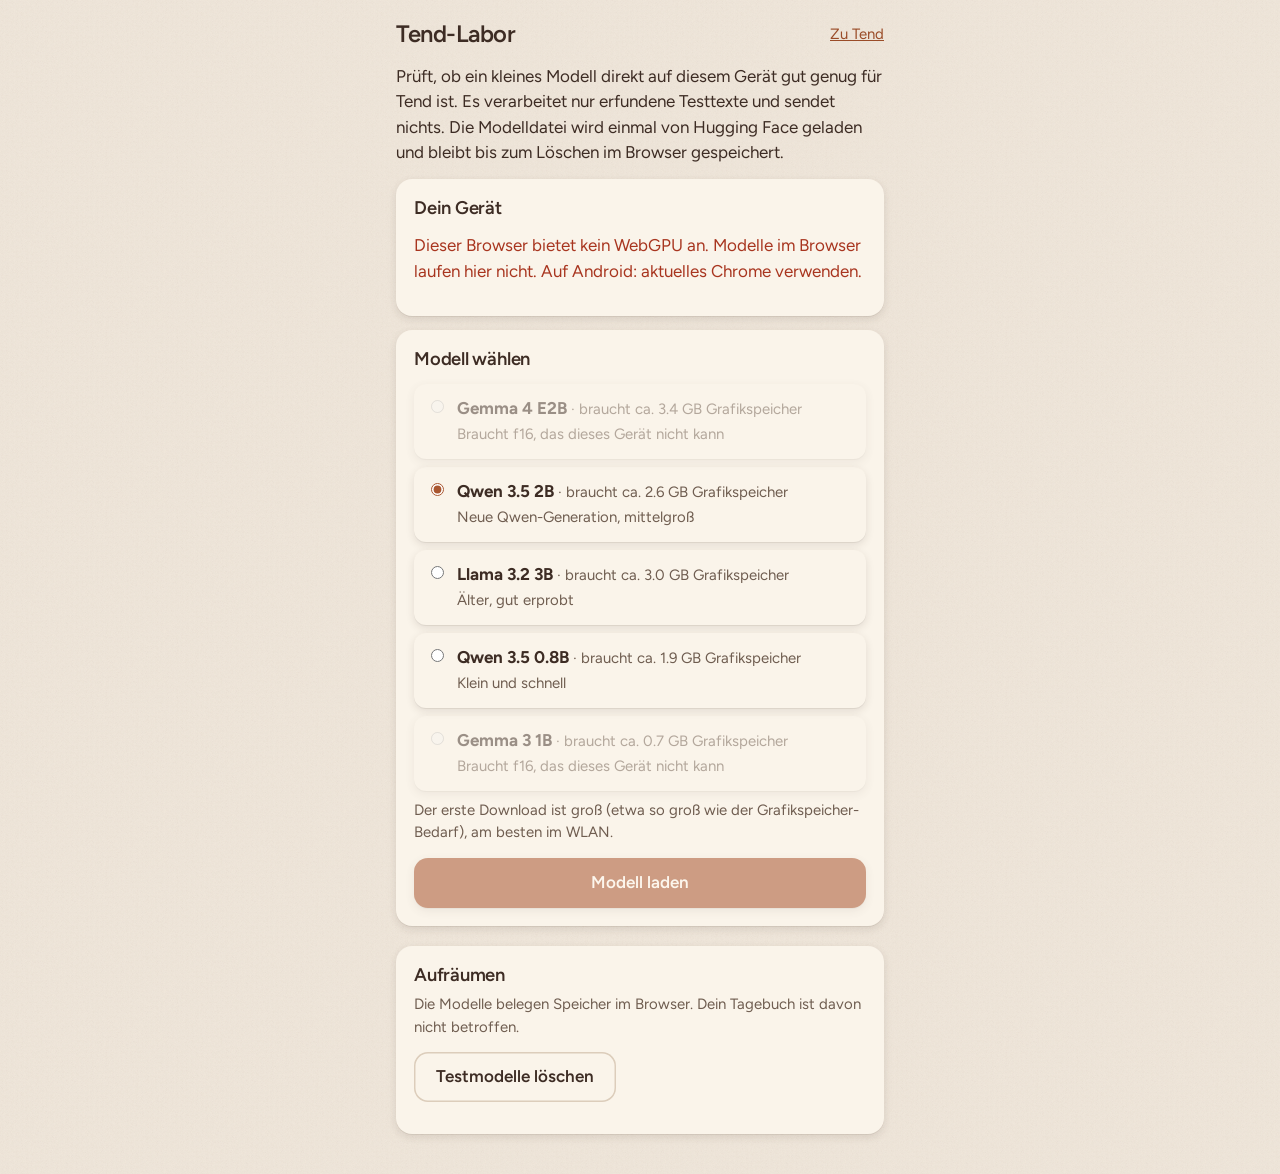
<file: lab/index.html>
<!doctype html>
<html lang="de">
<head>
<meta charset="utf-8">
<meta name="viewport" content="width=device-width, initial-scale=1, viewport-fit=cover">
<meta name="robots" content="noindex">
<meta name="referrer" content="no-referrer">
<meta http-equiv="Content-Security-Policy" content="default-src 'self'; script-src 'self' 'wasm-unsafe-eval'; worker-src 'self'; connect-src 'self' https:; img-src 'self' data:; style-src 'self' 'unsafe-inline'; object-src 'none'; base-uri 'none'">
<title>Tend-Labor</title>
<link rel="icon" href="../icon.svg" type="image/svg+xml">
<link rel="stylesheet" href="../style.css">
<style>
  #app > * { animation: none; }
  .model { display: flex; gap: 10px; align-items: flex-start; padding: 12px; border-radius: 12px; background: var(--paper-2); margin-bottom: 8px; box-shadow: var(--shadow); }
  .model.off { opacity: .5; }
  .model input { margin-top: 4px; accent-color: var(--accent); }
  .facts { margin: 0; padding-left: 18px; }
  .bar { height: 8px; border-radius: 4px; background: var(--line); overflow: hidden; margin: 8px 0; }
  .bar > i { display: block; height: 100%; width: 0; background: var(--accent); transition: width .3s; }
  .case { background: var(--paper-2); border-radius: 14px; padding: 14px; margin: 10px 0; box-shadow: var(--shadow); }
  .case h3 { margin: 0 0 4px; }
  .answer { white-space: pre-wrap; margin: 8px 0; }
  .checks { list-style: none; margin: 6px 0; padding: 0; font-size: .9rem; }
  .ok { color: #3F6B4A; } .warn { color: #8A6A1F; } .bad { color: var(--danger); }
  @media (prefers-color-scheme: dark) { .ok { color: #9CC8A4; } .warn { color: #E3C27A; } }
  .rate { display: flex; gap: 8px; align-items: center; flex-wrap: wrap; }
  .rate button { border: 0; border-radius: 10px; padding: 6px 12px; min-height: 36px; background: var(--paper); box-shadow: inset 0 0 0 1.5px var(--line); }
  .rate button.on { box-shadow: inset 0 0 0 2px var(--accent); background: var(--tint-sage); }
  table { width: 100%; border-collapse: collapse; margin: 10px 0; font-size: .92rem; }
  td { padding: 6px 4px; border-bottom: 1px solid var(--line); } td:last-child { text-align: right; white-space: nowrap; }
</style>
</head>
<body>
<main id="app">
  <div class="top"><span class="brand">Tend-Labor</span><a class="small" href="../">Zu Tend</a></div>
  <p>Prüft, ob ein kleines Modell direkt auf diesem Gerät gut genug für Tend ist. Es verarbeitet nur erfundene Testtexte und sendet nichts. Die Modelldatei wird einmal von Hugging Face geladen und bleibt bis zum Löschen im Browser gespeichert.</p>

  <section class="card stack" id="interrupted" hidden style="margin-bottom:14px"></section>

  <section class="card stack"><h3>Dein Gerät</h3><div id="device"><p class="soft">Wird geprüft…</p></div></section>

  <section class="card stack" style="margin-top:14px"><h3>Modell wählen</h3>
    <div id="models"></div>
    <p class="small soft" style="margin:0">Der erste Download ist groß (etwa so groß wie der Grafikspeicher-Bedarf), am besten im WLAN.</p>
    <button class="btn block" id="loadBtn" disabled>Modell laden</button>
    <div id="progress" hidden><div class="bar"><i id="bar"></i></div><p class="small" id="progressText"></p></div>
  </section>

  <section class="card stack" id="runCard" hidden style="margin-top:14px"><h3>Testen</h3>
    <p class="small soft" style="margin:0">Der Schnelltest hat 6 Fälle, der volle 29. Lass den Bildschirm an und das Gerät für einen fairen Akkuwert nicht laden.</p>
    <div class="row" id="runBtns"><button class="btn" id="quickBtn">Schnelltest</button><button class="btn ghost" id="fullBtn">Alle Fälle</button></div>
    <button class="btn ghost" id="stopBtn" hidden>Abbrechen</button>
    <p class="small" id="status" role="status"></p>
  </section>

  <section class="card stack" id="bgCard" hidden style="margin-top:14px"><h3>Hintergrund-Test</h3>
    <p class="small" style="margin:0">Prüft, ob eine Antwort weiterläuft, während Tend im Hintergrund ist. Starte, warte auf den ersten Text, dann wechsle für mindestens 30 Sekunden weg und komm zurück.</p>
    <div class="row"><label class="check"><input type="radio" name="bgMode" value="app" checked><span>Andere App öffnen</span></label><label class="check"><input type="radio" name="bgMode" value="screen"><span>Bildschirm ausschalten</span></label></div>
    <label class="check"><input type="checkbox" id="bgNotify" checked><span>Mitteilung schicken, wenn die Antwort fertig ist</span></label>
    <button class="btn" id="bgBtn">Hintergrund-Test starten</button>
    <p class="small" id="bgStatus" role="status"></p>
    <div id="bgResults"></div>
    <button class="btn ghost" id="bgShare" hidden>Ergebnisse teilen</button>
  </section>

  <section id="summary" style="margin-top:14px"></section>
  <section id="results"></section>

  <section class="card stack" style="margin-top:20px"><h3>Aufräumen</h3>
    <p class="small soft" style="margin:0">Die Modelle belegen Speicher im Browser. Dein Tagebuch ist davon nicht betroffen.</p>
    <button class="btn ghost" id="clearBtn">Testmodelle löschen</button><p class="small" id="clearOut"></p>
  </section>
</main>
<script type="module" src="lab.js"></script>
</body>
</html>
</file>
<file: style.css>
@font-face { font-family: "Figtree"; font-style: normal; font-weight: 300 900; font-display: swap; src: url("fonts/figtree-latin-ext-wght-normal.woff2") format("woff2"); unicode-range: U+0100-02BA,U+02BD-02C5,U+02C7-02CC,U+02CE-02D7,U+02DD-02FF,U+0304,U+0308,U+0329,U+1D00-1DBF,U+1E00-1E9F,U+1EF2-1EFF,U+2020,U+20A0-20AB,U+20AD-20C0,U+2113,U+2C60-2C7F,U+A720-A7FF; }
@font-face { font-family: "Figtree"; font-style: normal; font-weight: 300 900; font-display: swap; src: url("fonts/figtree-latin-wght-normal.woff2") format("woff2"); unicode-range: U+0000-00FF,U+0131,U+0152-0153,U+02BB-02BC,U+02C6,U+02DA,U+02DC,U+0304,U+0308,U+0329,U+2000-206F,U+20AC,U+2122,U+2191,U+2193,U+2212,U+2215,U+FEFF,U+FFFD; }
:root {
  --paper: #EFE6DA;
  --paper-2: #FAF4EA;
  --ink: #3D2C24;
  --ink-soft: #6F5D50;
  --line: #DCCDBB;
  --accent: #A9562F;
  --accent-ink: #FFF8F0;
  --accent-text: #9A4C28;
  --tint-sage: #CBD6C3;
  --tint-blue: #C6D2D9;
  --tint-sand: #E3D3BD;
  --bubble-ai: #DDE5D3;
  --danger: #A8351F;
  --shadow: 0 1px 0 rgba(61, 44, 36, .07), 0 3px 8px rgba(61, 44, 36, .12);
  --grain: url("data:image/svg+xml,%3Csvg xmlns='http://www.w3.org/2000/svg' width='180' height='180'%3E%3Cfilter id='n'%3E%3CfeTurbulence baseFrequency='.8' numOctaves='3'/%3E%3CfeColorMatrix values='0 0 0 0 .24 0 0 0 0 .17 0 0 0 0 .14 0 0 0 .07 0'/%3E%3C/filter%3E%3Crect width='180' height='180' filter='url(%23n)'/%3E%3C/svg%3E");
  --display: "Figtree", system-ui, sans-serif;
  --body: "Figtree", system-ui, -apple-system, sans-serif;
  --hand: "Bradley Hand", "Segoe Print", "Comic Sans MS", cursive;
}
@media (prefers-color-scheme: dark) {
  :root {
    --paper: #2A2622;
    --paper-2: #37312B;
    --ink: #F1E8DC;
    --ink-soft: #BDAFA0;
    --line: #4A4239;
    --accent: #D98A5F;
    --accent-ink: #2A2622;
    --accent-text: #E9A77F;
    --tint-sage: #3E4A3C;
    --tint-blue: #3A4650;
    --tint-sand: #4A3F31;
    --bubble-ai: #3E4A3C;
    --danger: #E59A85;
    --shadow: 0 1px 0 rgba(0, 0, 0, .25), 0 3px 8px rgba(0, 0, 0, .3);
  }
}
* { box-sizing: border-box; }
html, body { margin: 0; min-height: 100%; background: var(--paper); color: var(--ink); font-family: var(--body); font-size: 17px; line-height: 1.5; -webkit-tap-highlight-color: transparent; }
body { min-height: 100vh; background-image: var(--grain); }
#app { max-width: 520px; margin: 0 auto; padding: calc(12px + env(safe-area-inset-top)) 16px calc(40px + env(safe-area-inset-bottom)); min-height: 100vh; min-height: 100dvh; }
h1, h2, h3 { hyphens: auto; overflow-wrap: break-word; font-family: var(--display); font-weight: 600; letter-spacing: -.012em; margin: 0 0 .4em; line-height: 1.2; }
h1 { font-size: 1.9rem; } h2 { font-size: 1.5rem; } h3 { font-size: 1.08rem; }
p { margin: 0 0 .8em; }
.soft { color: var(--ink-soft); } .small { font-size: .88rem; }
.hand { font-family: var(--hand); }
a { color: var(--accent-text); }
button, input, select, textarea { font: inherit; color: inherit; }
button { cursor: pointer; }
.ic { width: 22px; height: 22px; display: block; flex: none; }
.sprout, .weather { display: block; flex: none; }

.top { display: flex; align-items: center; justify-content: space-between; padding: 4px 0 12px; }
.brand { display: inline-flex; align-items: center; gap: 4px; font-family: var(--display); font-weight: 600; font-size: 1.4rem; letter-spacing: -.02em; }
.icons { display: flex; align-items: center; gap: 2px; }
.icon-btn { display: grid; place-items: center; min-width: 44px; min-height: 44px; background: none; border: 0; border-radius: 12px; color: var(--ink); }
.icon-btn:hover { background: var(--paper-2); }
.help-btn { display: inline-flex; align-items: center; gap: 6px; min-height: 44px; padding: 0 12px; border: 0; border-radius: 12px; background: none; font-weight: 500; font-size: .95rem; }
.help-btn:hover { background: var(--paper-2); }
.help-btn .ic { width: 18px; height: 18px; }

.btn { display: inline-flex; align-items: center; justify-content: center; gap: 8px; min-height: 50px; border: 0; border-radius: 14px; padding: 12px 22px; background: var(--accent); color: var(--accent-ink); font-family: var(--display); font-weight: 600; box-shadow: var(--shadow); transition: transform .15s; }
.btn:active { transform: translateY(1px); box-shadow: none; }
.btn:disabled { opacity: .55; }
.btn.ghost { background: transparent; color: var(--ink); box-shadow: inset 0 0 0 1.5px var(--line); }
.btn.danger { background: var(--danger); color: var(--paper-2); }
.btn.block { width: 100%; }
.row { display: flex; gap: 10px; flex-wrap: wrap; align-items: center; }
.stack > * + * { margin-top: 14px; }
.center { text-align: center; }
.sticky-actions { position: sticky; bottom: 0; margin: 0 -16px; padding: 12px 16px calc(12px + env(safe-area-inset-bottom)); background: linear-gradient(transparent, var(--paper) 30%); }

.card { background: var(--paper-2); border-radius: 16px; padding: 18px; box-shadow: var(--shadow); }
input[type=text], input[type=password], input[type=url], input[type=number], select, textarea.plain {
  width: 100%; min-height: 50px; padding: 12px 14px; background: var(--paper-2); border: 1.5px solid var(--line); border-radius: 12px; outline: none;
}
input:focus, select:focus, textarea:focus { border-color: var(--accent); }
label.field { display: block; font-size: .9rem; color: var(--ink-soft); }
label.field > input, label.field > select, label.field > textarea { margin-top: 4px; color: var(--ink); }
.check { display: flex; gap: 10px; align-items: flex-start; font-size: .95rem; }
.check input { margin-top: 5px; width: 18px; height: 18px; accent-color: var(--accent); }
textarea.plain { line-height: 1.5; resize: vertical; }

/* Sperre */
.pw-wrap { position: relative; }
.pw-wrap input { padding-right: 104px; }
.pw-toggle { position: absolute; right: 6px; top: 50%; transform: translateY(-50%); min-height: 38px; padding: 0 10px; border: 0; border-radius: 10px; background: none; color: var(--accent-text); font-size: .9rem; font-weight: 600; }
.link-btn { min-height: 44px; padding: 0 8px; border: 0; background: none; color: var(--accent-text); font-size: .92rem; font-weight: 500; text-decoration: underline; text-underline-offset: 3px; }
.lock { padding-top: 3vh; }
.lock h1 { font-size: 2.4rem; letter-spacing: -.025em; margin-top: 8px; }
#lockErr { font-weight: 600; }
.shake { animation: shake .4s; }
@keyframes shake { 20%, 60% { transform: translateX(-8px); } 40%, 80% { transform: translateX(8px); } }

/* Garten */
.garden, .tree { width: 100%; height: auto; display: block; border-radius: 18px; overflow: hidden; box-shadow: var(--shadow); }
.garden { margin: 0 0 16px; }
.tree { margin: 8px 0; }
.layer { filter: drop-shadow(0 -1.5px 2px rgba(40, 28, 20, .24)); }
.flower { animation: sway var(--d, 3.5s) ease-in-out infinite alternate; }
@keyframes sway { from { transform: rotate(-1.8deg); } to { transform: rotate(1.8deg); } }
.flower.fresh { animation: grow 1.6s cubic-bezier(.2, 1.2, .4, 1) both, sway var(--d, 3.5s) 1.6s ease-in-out infinite alternate; }
@keyframes grow { from { transform: scale(.05); opacity: 0; } 50% { opacity: 1; } to { transform: scale(1); } }
.flower[data-a] { cursor: pointer; outline: none; }
.flower[data-a]:hover, .flower[data-a]:focus-visible { filter: brightness(1.1); }
.cloud { animation: drift 40s linear infinite alternate; } .cloud.c2 { animation-duration: 55s; animation-direction: alternate-reverse; }
@keyframes drift { from { transform: translateX(-18px); } to { transform: translateX(26px); } }
.star { animation: twinkle 3.5s ease-in-out infinite; }
@keyframes twinkle { 50% { opacity: .25; } }
.butterfly { animation: flutter 14s ease-in-out infinite alternate; transform-box: fill-box; }
@keyframes flutter { 0% { transform: translate(30px, 60px); } 30% { transform: translate(110px, 34px) rotate(8deg); } 60% { transform: translate(200px, 62px); } 100% { transform: translate(280px, 44px) rotate(-6deg); } }
.firefly { animation: glow 3s ease-in-out infinite; }
@keyframes glow { 0%, 100% { opacity: .1; transform: translateY(0); } 50% { opacity: 1; transform: translateY(-6px); } }
.hero { text-align: center; }

/* Startseite */
.navcards { display: grid; grid-template-columns: 1fr 1fr; gap: 12px; margin-top: 20px; }
.navcard { display: flex; align-items: center; gap: 10px; padding: 16px; border: 0; border-radius: 16px; text-align: left; font-family: var(--display); font-weight: 600; color: var(--ink); box-shadow: var(--shadow); }
.navcard .ic { width: 24px; height: 24px; }
.navcard.sage { background: var(--tint-sage); } .navcard.blue { background: var(--tint-blue); }
.prompt { width: 100%; text-align: left; display: block; border: 0; border-radius: 16px; padding: 16px; margin: 12px 0 0; background: var(--tint-sand); color: var(--ink); box-shadow: var(--shadow); }
.prompt.blue { background: var(--tint-blue); }
.prompt .tag { display: block; font-size: .85rem; font-weight: 500; color: var(--ink-soft); }
.prompt .q { font-family: var(--display); font-weight: 600; font-size: 1.15rem; line-height: 1.3; margin-top: 4px; }
.strip { display: grid; grid-template-columns: repeat(14, 1fr); gap: 6px; margin-top: 8px; }
.pip { aspect-ratio: 1; border-radius: 50%; background: var(--line); }
#app > * { animation: rise .4s ease both; }
#app > *:nth-child(2) { animation-delay: .05s; } #app > *:nth-child(3) { animation-delay: .1s; } #app > *:nth-child(4) { animation-delay: .15s; }
@keyframes rise { from { opacity: 0; transform: translateY(8px); } }

/* Einträge */
.entries { list-style: none; margin: 0; padding: 0; }
.entry { display: flex; gap: 12px; align-items: flex-start; width: 100%; text-align: left; background: var(--paper-2); border: 0; border-radius: 16px; padding: 14px; margin-bottom: 10px; box-shadow: var(--shadow); }
.dot { flex: 0 0 14px; height: 14px; border-radius: 50%; margin-top: 5px; }
.entry .date { display: block; font-family: var(--display); font-weight: 600; font-size: .9rem; color: var(--ink-soft); }
.entry .snippet { display: -webkit-box; -webkit-line-clamp: 2; -webkit-box-orient: vertical; overflow: hidden; }

/* Ritual */
.moods { display: grid; grid-template-columns: repeat(5, 1fr); gap: 6px; margin: 26px 0; }
.mood { display: flex; flex-direction: column; align-items: center; gap: 6px; min-height: 92px; border: 0; background: var(--paper-2); border-radius: 14px; padding: 12px 2px 10px; font-size: .78rem; font-weight: 500; box-shadow: var(--shadow); }
.mood.on { box-shadow: inset 0 0 0 2px var(--accent); }
.breath-wrap { position: relative; width: 240px; height: 240px; margin: 24px auto 8px; display: grid; place-items: center; }
.ring { position: absolute; border-radius: 50%; box-shadow: var(--shadow); animation: breathe 10s ease-in-out infinite; }
.ring.r1 { inset: 0; background: var(--tint-sand); }
.ring.r2 { inset: 34px; background: var(--tint-sage); animation-delay: .15s; }
.ring.r3 { inset: 72px; background: #D9A27F; animation-delay: .3s; }
.breath-wrap .sprout { position: relative; color: var(--ink); }
@keyframes breathe { 0%, 100% { transform: scale(.66); } 45% { transform: scale(1); } }
.breath-text { position: relative; height: 2em; margin-bottom: 18px; font-family: var(--display); font-weight: 600; font-size: 1.2rem; }
.breath-text .lbl { position: absolute; inset: 0; opacity: 0; animation: lbl 10s ease-in-out infinite; }
.breath-text .lbl.out { animation-delay: 4.5s; }
@keyframes lbl { 0%, 40% { opacity: 0; } 5%, 35% { opacity: 1; } 50%, 100% { opacity: 0; } }

/* Schreiben: bleibt bewusst handschriftlich und persönlich */
.paper { background: var(--paper-2); border-radius: 16px; box-shadow: var(--shadow); padding: 20px; }
.paper .date { font-family: var(--display); font-weight: 600; color: var(--ink-soft); margin-bottom: 8px; }
.paper textarea { width: 100%; min-height: 46vh; border: 0; outline: none; resize: vertical; background: transparent; font-family: var(--hand); font-size: 1.22rem; line-height: 32px; background-image: repeating-linear-gradient(transparent, transparent 31px, var(--line) 31px, var(--line) 32px); background-attachment: local; padding: 0; }
.paper .read { font-family: var(--hand); font-size: 1.22rem; line-height: 32px; white-space: pre-wrap; background-image: repeating-linear-gradient(transparent, transparent 31px, var(--line) 31px, var(--line) 32px); }

/* Begleitung */
.thread { display: flex; flex-direction: column; gap: 10px; }
.bubble { max-width: 88%; padding: 12px 14px; border-radius: 14px; white-space: pre-wrap; box-shadow: var(--shadow); }
.bubble.ai { background: var(--bubble-ai); border-bottom-left-radius: 4px; align-self: flex-start; }
.bubble.me { background: var(--paper-2); border-bottom-right-radius: 4px; align-self: flex-end; }
.bubble.final { box-shadow: inset 0 0 0 1.5px var(--accent); }
.typing { color: var(--ink-soft); font-style: italic; }

/* Modal */
#modal { position: fixed; inset: 0; background: rgba(40, 28, 20, .5); display: grid; place-items: end center; padding: 16px; z-index: 20; }
#modal[hidden], #cover[hidden] { display: none; }
#modal .sheet { width: 100%; max-width: 480px; max-height: 88vh; overflow: auto; background: var(--paper); border-radius: 18px; padding: 22px; }
.help-item { display: flex; justify-content: space-between; align-items: center; gap: 10px; padding: 14px; border-radius: 14px; background: var(--paper-2); color: var(--ink); text-decoration: none; margin-bottom: 8px; box-shadow: var(--shadow); }
.help-item b { color: var(--accent-text); white-space: nowrap; }
#cover { position: fixed; inset: 0; z-index: 30; background: var(--paper); color: var(--ink); display: grid; place-items: center; font-family: var(--display); font-weight: 600; font-size: 2.2rem; }

.notice { background: color-mix(in srgb, var(--danger) 12%, var(--paper-2)); border-radius: 14px; padding: 14px; font-size: .95rem; }
.connecting { display: flex; align-items: center; gap: 12px; padding: 14px; border-radius: 14px; background: var(--tint-sand); font-weight: 500; }
.spinner { flex: none; width: 22px; height: 22px; border-radius: 50%; border: 3px solid var(--line); border-top-color: var(--accent); animation: spin .9s linear infinite; }
@keyframes spin { to { transform: rotate(360deg); } }
.code-box { padding: 14px; border-radius: 12px; background: var(--paper-2); box-shadow: inset 0 0 0 1.5px var(--line); font-family: ui-monospace, Menlo, monospace; font-size: 1.02rem; font-weight: 600; line-height: 1.6; letter-spacing: .03em; text-align: center; overflow-wrap: anywhere; user-select: all; }
.conn { display: flex; align-items: center; gap: 12px; }
.conn .check-big { margin: 0; flex: none; }
.conn.fresh { padding: 14px; border-radius: 14px; background: var(--tint-sage); }
details summary { cursor: pointer; min-height: 32px; }
.success { text-align: center; padding: 20px 16px; border-radius: 16px; background: var(--tint-sage); font-size: 1rem; animation: rise .4s ease both; }
.check-big { width: 46px; height: 46px; margin: 0 auto 8px; border-radius: 50%; display: grid; place-items: center; background: var(--accent); color: var(--accent-ink); animation: pop .4s ease both; }
@keyframes pop { from { transform: scale(.4); opacity: 0; } }
.chips { display: flex; flex-wrap: wrap; gap: 8px; }
.chip { border: 0; border-radius: 10px; padding: 8px 12px; min-height: 38px; background: var(--tint-sage); color: var(--ink); font-size: .9rem; font-weight: 500; }
.chip.ghost.on { background: var(--tint-sage); box-shadow: inset 0 0 0 1.5px var(--accent); color: var(--ink); }
.chip.ghost { background: transparent; box-shadow: inset 0 0 0 1.5px var(--line); color: var(--ink-soft); }
.leaf { cursor: pointer; outline: none; transition: filter .2s; }
.leaf:hover, .leaf:focus-visible { filter: brightness(1.12); }
.arrow { display: inline-block; width: 1.2em; font-weight: 600; color: var(--accent-text); }
.toast { position: fixed; left: 50%; bottom: calc(24px + env(safe-area-inset-bottom)); transform: translateX(-50%); background: var(--ink); color: var(--paper); padding: 10px 16px; border-radius: 12px; font-size: .95rem; z-index: 40; animation: rise .3s ease both; }
.update-bar { position: fixed; left: 50%; bottom: calc(16px + env(safe-area-inset-bottom)); transform: translateX(-50%); display: flex; align-items: center; gap: 12px; width: min(420px, calc(100vw - 32px)); justify-content: space-between; padding: 10px 10px 10px 16px; border-radius: 14px; background: var(--paper-2); box-shadow: var(--shadow); z-index: 25; font-weight: 500; }
.update-bar ~ .toast { bottom: calc(90px + env(safe-area-inset-bottom)); }
.update-bar .btn { min-height: 42px; padding: 8px 16px; }
.sep { height: 1.5px; background: var(--line); margin: 22px 0; }
@media (prefers-reduced-motion: reduce) { *, *::before, *::after { animation-duration: .01ms !important; animation-iteration-count: 1 !important; } }
</file>
